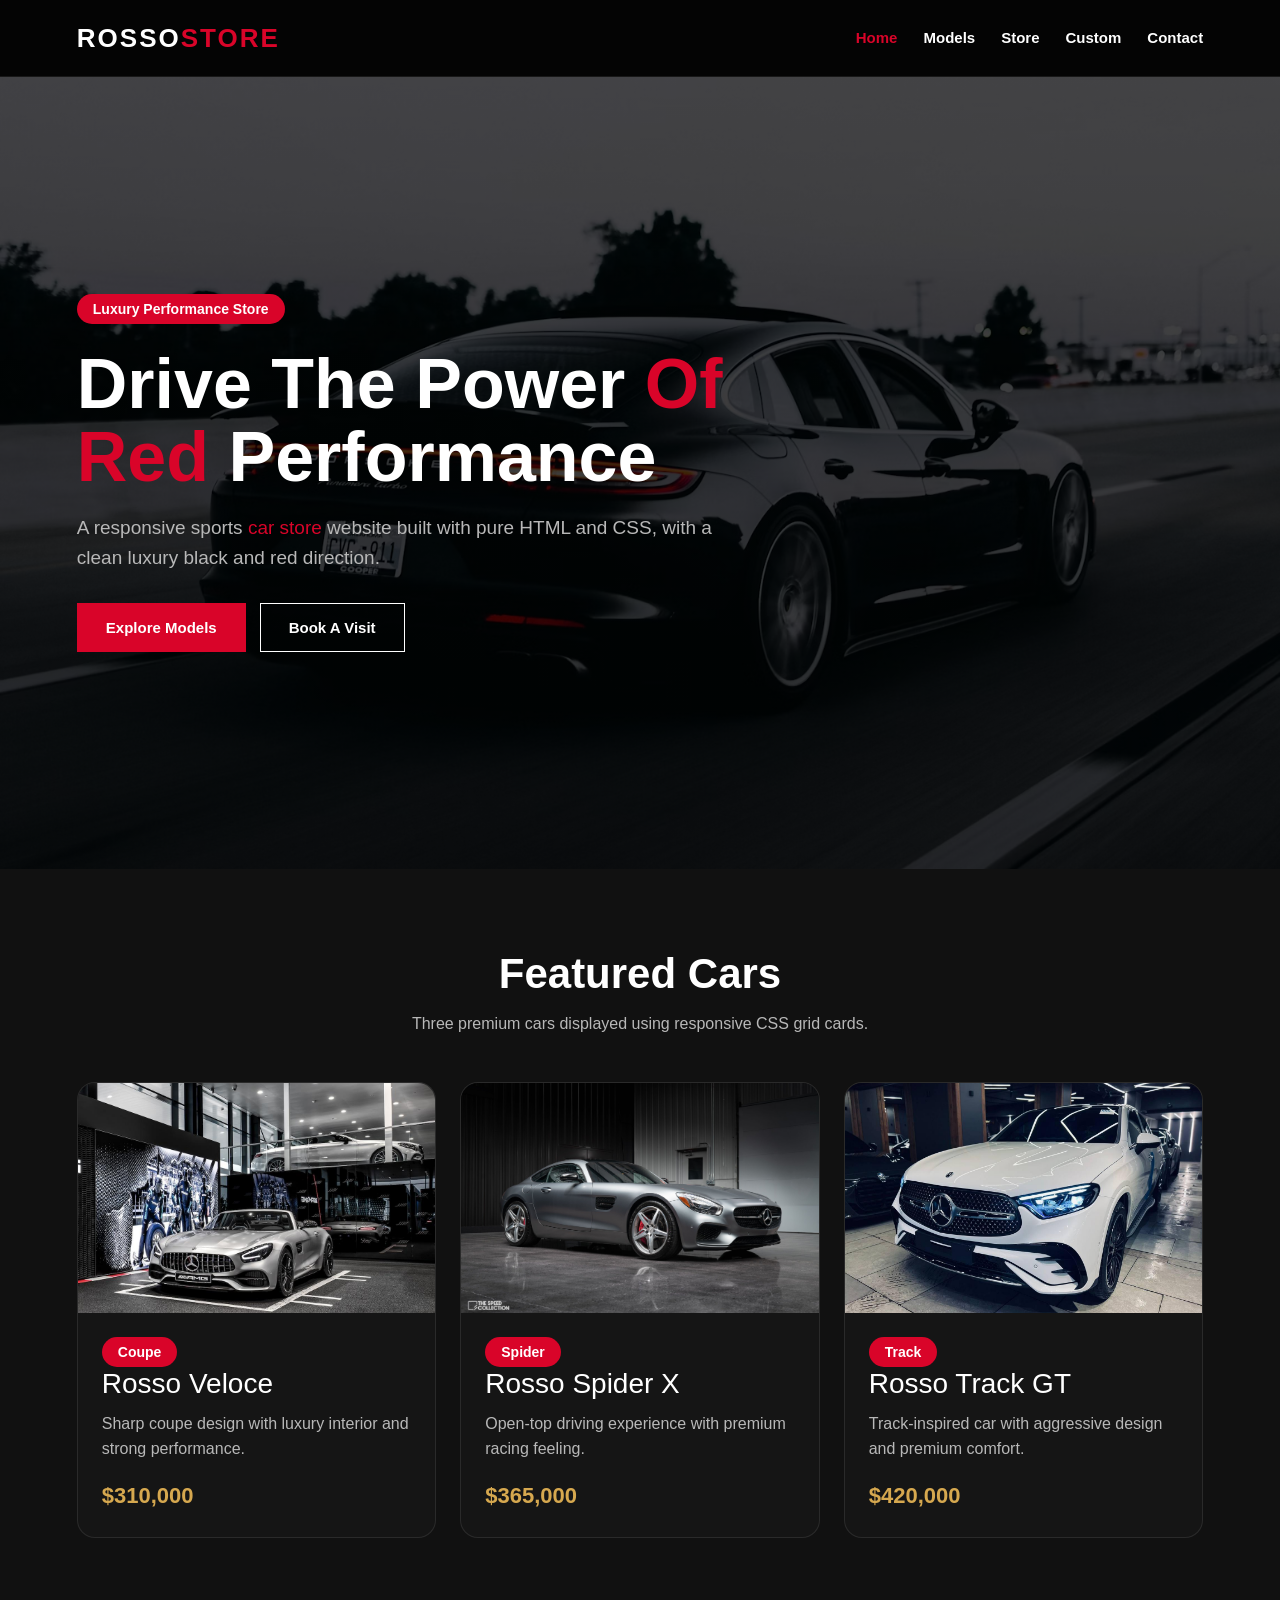
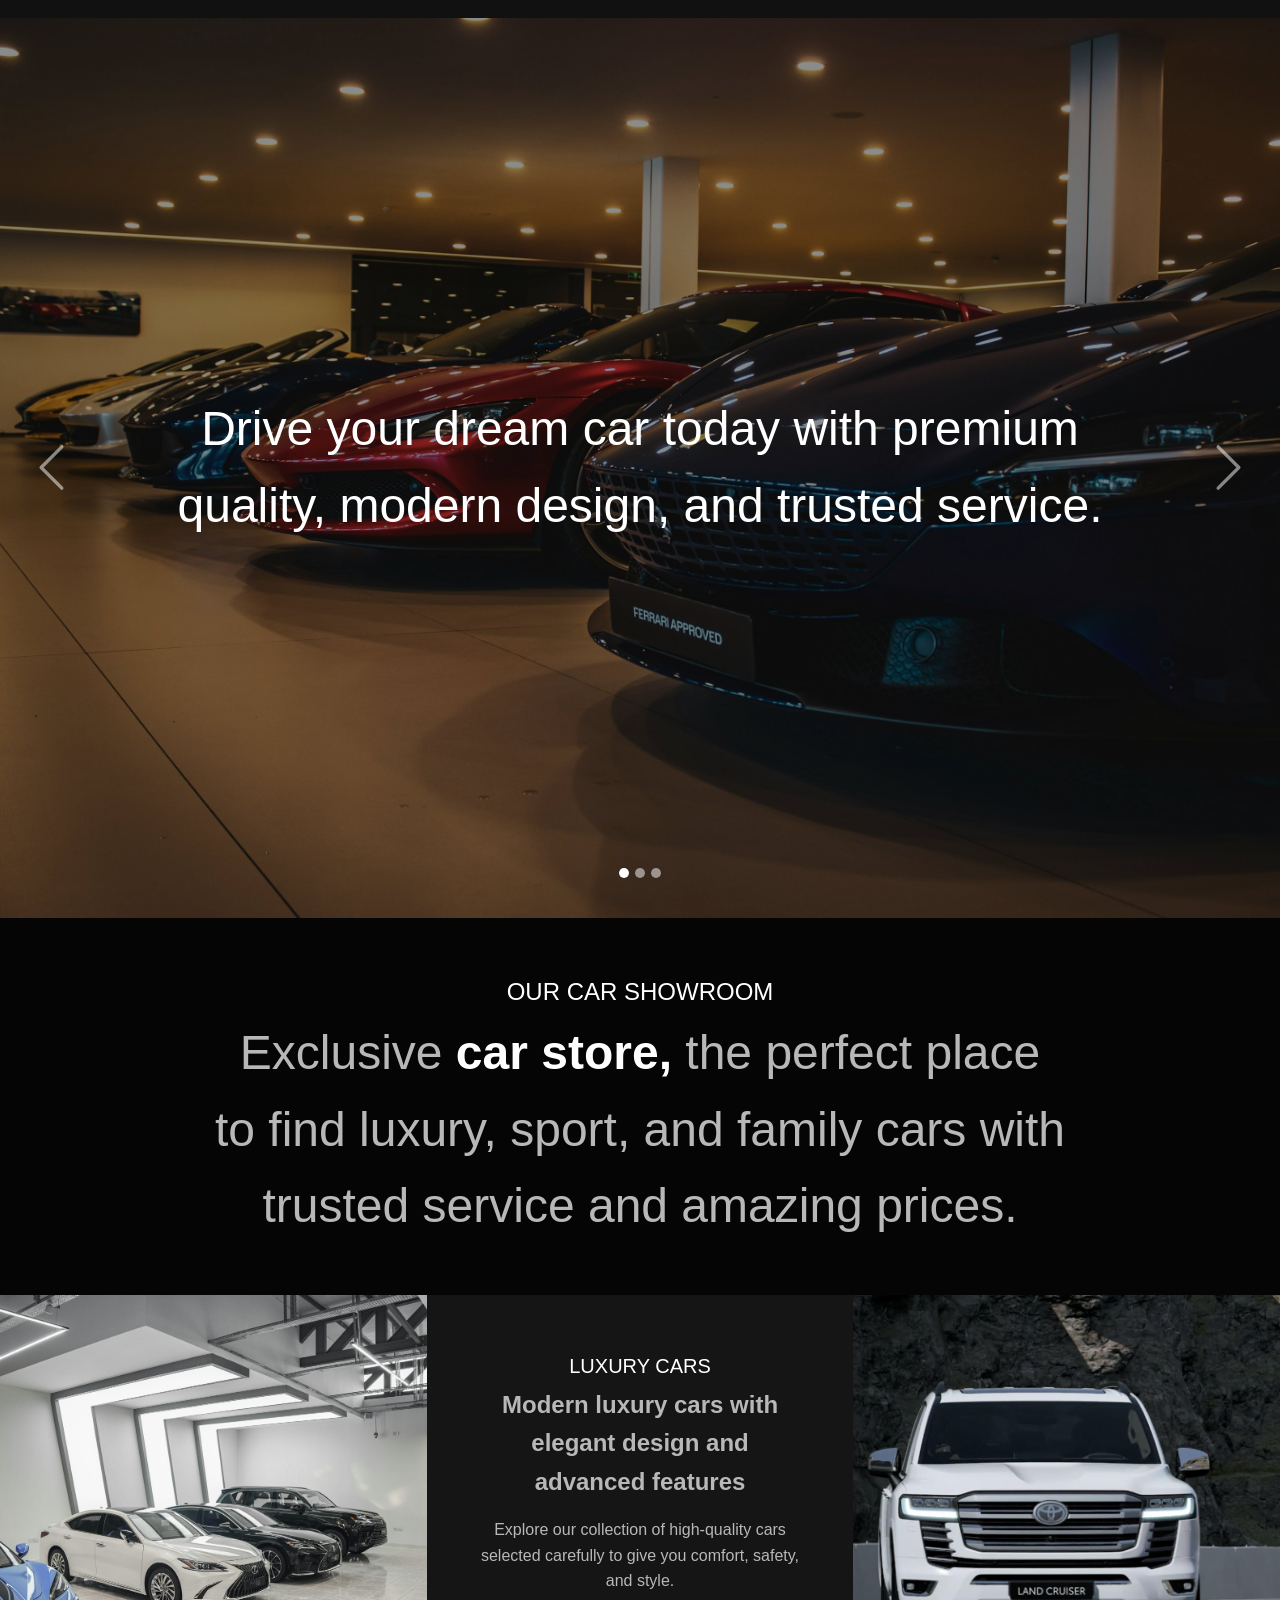
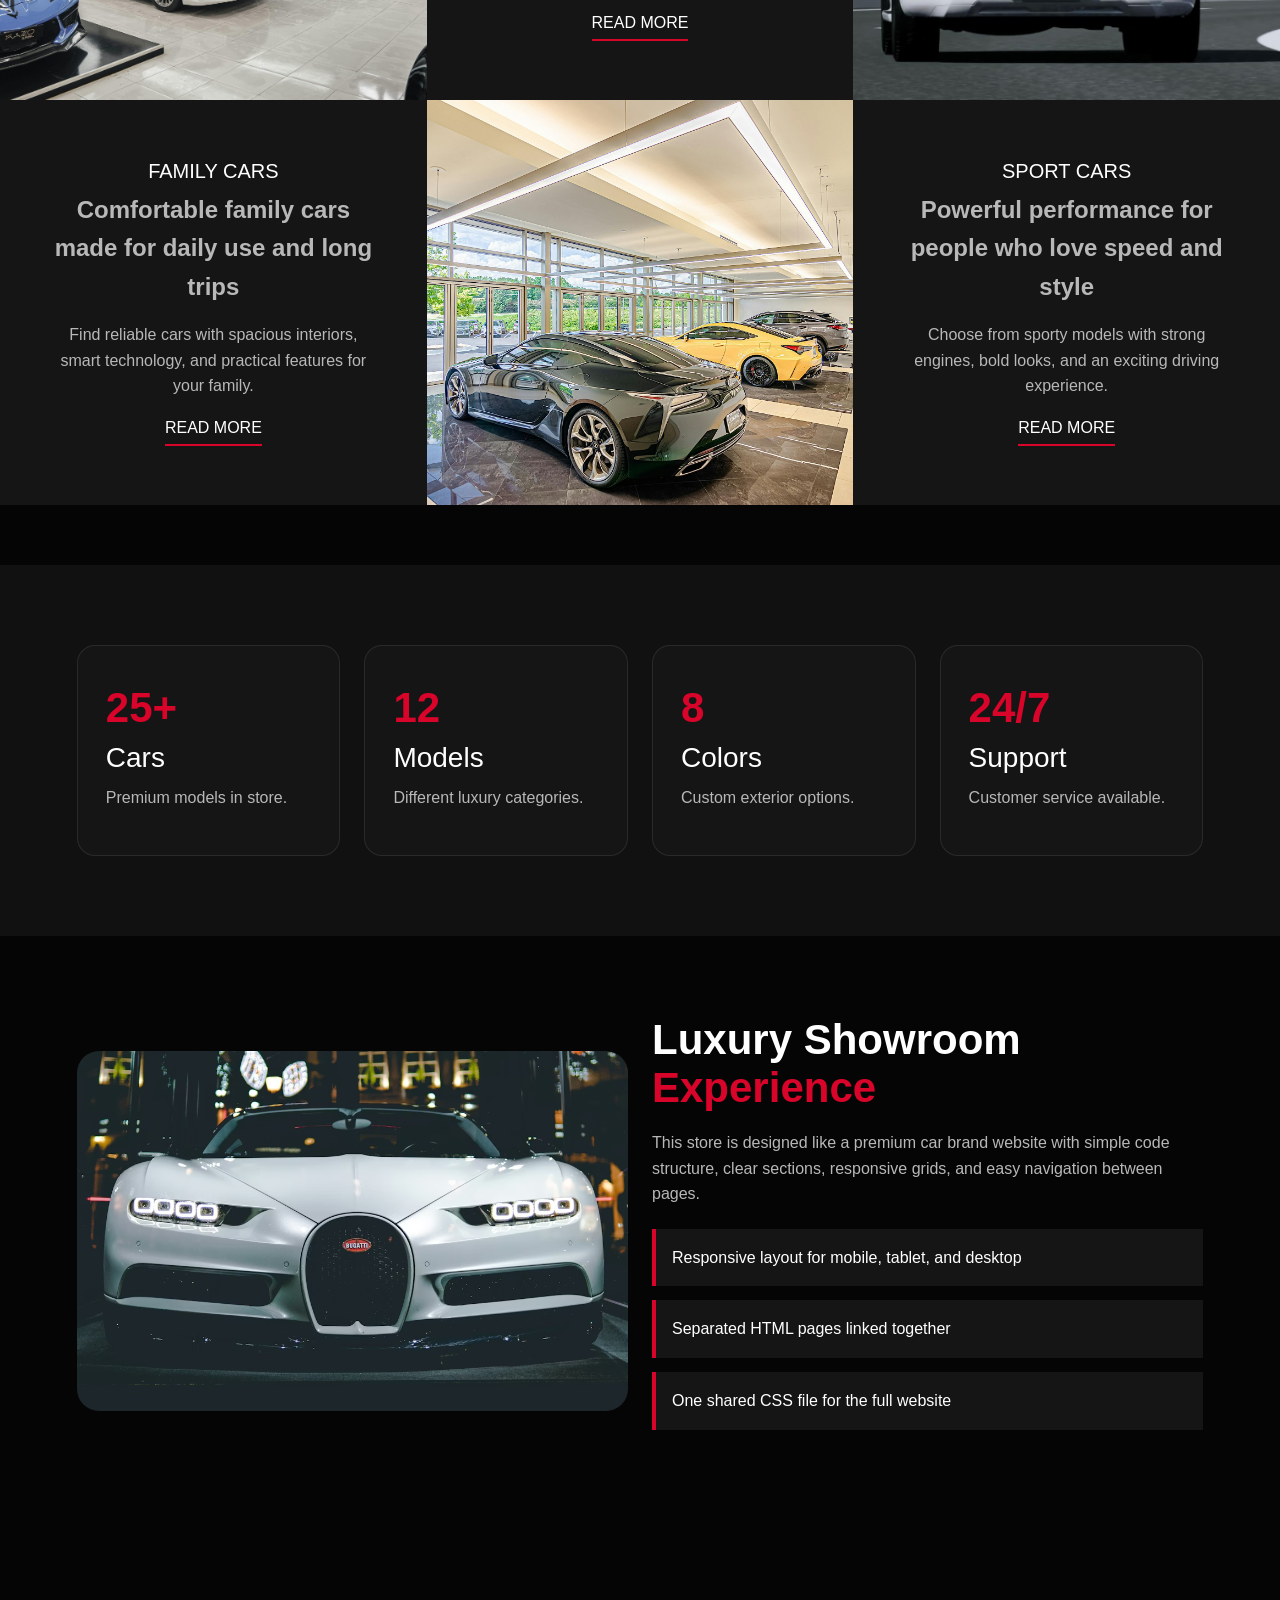
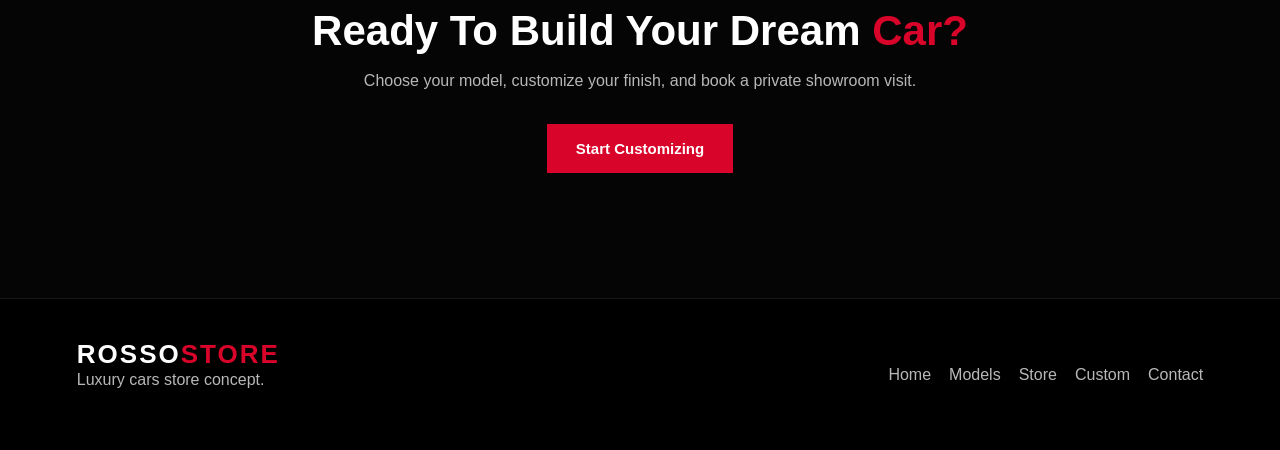
<file: index.html>
<!doctype html>
<html lang="en">
  <head>
    <meta charset="UTF-8" />
    <meta name="viewport" content="width=device-width, initial-scale=1.0" />
    <title>RossoStore | Home</title>
    <!-- bootstrap V-5.3.8 -->
    <link
      href="https://cdn.jsdelivr.net/npm/bootstrap@5.3.8/dist/css/bootstrap.min.css"
      rel="stylesheet"
      integrity="sha384-sRIl4kxILFvY47J16cr9ZwB07vP4J8+LH7qKQnuqkuIAvNWLzeN8tE5YBujZqJLB"
      crossorigin="anonymous"
    />
    <link rel="stylesheet" href="./style.css" />
  </head>
  <body>
    <!-- Navbar -->
    <nav class="header-nav">
      <div class="container">
        <div class="logo">ROSSO<span>STORE</span></div>
        <ul>
          <li>
            <a class="active" href="index.html">Home</a>
          </li>
          <li>
            <a href="models.html">Models</a>
          </li>
          <li>
            <a href="store.html">Store</a>
          </li>
          <li>
            <a href="custom.html">Custom</a>
          </li>
          <li>
            <a href="contact.html">Contact</a>
          </li>
        </ul>
      </div>
    </nav>

    <!-- Hero Section -->
    <section class="hero">
      <div class="container">
        <div class="hero-content">
          <span class="badge">Luxury Performance Store</span>
          <h1>Drive The Power <span>Of Red</span> Performance</h1>
          <p>
            A responsive sports <span>car store </span>website built with pure HTML and CSS,
            with a clean luxury black and red direction.
          </p>
          <div class="buttons">
            <a class="btn" href="models.html">Explore Models</a>
            <a class="btn btn-outline" href="contact.html">Book A Visit</a>
          </div>
        </div>
      </div>
    </section>

    <!-- Featured Cars Section -->
    <section class="section dark">
      <div class="container">
        <div class="section-head">
          <h2>Featured Cars</h2>
          <p>Three premium cars displayed using responsive CSS grid cards.</p>
        </div>
        <div class="grid-3">
          <div class="car-card">
            <img
              src="./images/mercedes-1.jpg"
              alt="Red sport car"
            />
            <div class="card-content">
              <span class="badge">Coupe</span>
              <h3>Rosso Veloce</h3>
              <p>Sharp coupe design with luxury interior and strong performance.</p>
              <div class="price">$310,000</div>
            </div>
          </div>
          <div class="car-card">
            <img
              src="./images/mercedes-2.jpg"
              alt="Sport car"
            />
            <div class="card-content">
              <span class="badge">Spider</span>
              <h3>Rosso Spider X</h3>
              <p>Open-top driving experience with premium racing feeling.</p>
              <div class="price">$365,000</div>
            </div>
          </div>
          <div class="car-card">
            <img
              src="./images/mercedes-3.jpg"
              alt="Luxury car"
            />
            <div class="card-content">
              <span class="badge">Track</span>
              <h3>Rosso Track GT</h3>
              <p>Track-inspired car with aggressive design and premium comfort.</p>
              <div class="price">$420,000</div>
            </div>
          </div>
        </div>
      </div>
    </section>

    <!-- cars-store-section -->
    <section class="cars-store-section">
  <section class="cars-slider-section">
    <div id="carsStoreCarousel" class="carousel slide cars-slider" data-bs-ride="carousel">
      <div class="carousel-indicators">
        <button
          type="button"
          data-bs-target="#carsStoreCarousel"
          data-bs-slide-to="0"
          class="active rounded-circle"
          aria-current="true"
          aria-label="Slide 1"
        ></button>

        <button
          type="button"
          data-bs-target="#carsStoreCarousel"
          data-bs-slide-to="1"
          class="rounded-circle"
          aria-label="Slide 2"
        ></button>

        <button
          type="button"
          data-bs-target="#carsStoreCarousel"
          data-bs-slide-to="2"
          class="rounded-circle"
          aria-label="Slide 3"
        ></button>
      </div>

      <div class="carousel-inner">
        <div class="carousel-item active cars-slider-item">
          <img src="./images/slider-1.jpg" class="d-block w-100" alt="luxury car" />

          <div class="cars-slider-layer"></div>

          <p class="cars-slider-text">
            Drive your dream car today with premium quality, modern design, and trusted service.
          </p>
        </div>

        <div class="carousel-item cars-slider-item">
          <img src="./images/slider-2.jpg" class="d-block w-100" alt="sport car" />

          <div class="cars-slider-layer"></div>

          <p class="cars-slider-text">
            Explore luxury, sport, and family cars with flexible prices and amazing offers.
          </p>
        </div>

        <div class="carousel-item cars-slider-item">
          <img src="./images/slider-3.jpg" class="d-block w-100" alt="modern car" />

          <div class="cars-slider-layer"></div>

          <p class="cars-slider-text">
            Find the perfect car for your lifestyle with a smooth and reliable buying experience.
          </p>
        </div>
      </div>

      <button
        class="carousel-control-prev"
        type="button"
        data-bs-target="#carsStoreCarousel"
        data-bs-slide="prev"
      >
        <span class="carousel-control-prev-icon" aria-hidden="true"></span>
        <span class="visually-hidden">Previous</span>
      </button>

      <button
        class="carousel-control-next"
        type="button"
        data-bs-target="#carsStoreCarousel"
        data-bs-slide="next"
      >
        <span class="carousel-control-next-icon" aria-hidden="true"></span>
        <span class="visually-hidden">Next</span>
      </button>
    </div>
  </section>

  <!-- cars-gallery-section text-center -->
  <section class="cars-gallery-section text-center">
    <h2 class="fw-light text-uppercase fs-4">our car showroom</h2>

    <p class="cars-gallery-main-text lead">
      Exclusive <span class="fw-bold">car store,</span> the perfect place to find luxury,
      sport, and family cars with trusted service and amazing prices.
    </p>

    <div class="cars-gallery d-flex flex-wrap flex-row-reverse">
      <img class="cars-gallery-img" src="./images/car-slider-1.jpg" alt="luxury car" />

      <div class="cars-gallery-content d-flex flex-column align-items-center justify-content-center">
        <h3 class="fw-light text-uppercase fs-5">luxury cars</h3>

        <p class="fw-bold fs-4">
          Modern luxury cars with elegant design and advanced features
        </p>

        <p>
          Explore our collection of high-quality cars selected carefully to give you comfort,
          safety, and style.
        </p>

        <a class="text-black text-decoration-none text-uppercase" href="#">
          Read More
        </a>
      </div>

      <img class="cars-gallery-img" src="./images/car-slider-2.jpeg" alt="sport car" />

      <div class="cars-gallery-content d-flex flex-column align-items-center justify-content-center">
        <h3 class="fw-light text-uppercase fs-5">sport cars</h3>

        <p class="fw-bold fs-4">
          Powerful performance for people who love speed and style
        </p>

        <p>
          Choose from sporty models with strong engines, bold looks, and an exciting
          driving experience.
        </p>

        <a class="text-black text-decoration-none text-uppercase" href="#">
          Read More
        </a>
      </div>

      <img class="cars-gallery-img" src="./images/car-slider-3.jpeg" alt="family car" />

      <div class="cars-gallery-content d-flex flex-column align-items-center justify-content-center">
        <h3 class="fw-light text-uppercase fs-5">family cars</h3>

        <p class="fw-bold fs-4">
          Comfortable family cars made for daily use and long trips
        </p>

        <p>
          Find reliable cars with spacious interiors, smart technology, and practical
          features for your family.
        </p>

        <a class="text-black text-decoration-none text-uppercase" href="#">
          Read More
        </a>
      </div>
    </div>
  </section>
</section> 
    <!-- Statistics Section -->
    <section class="section dark">
      <div class="container">
        <div class="grid-4">
          <div class="card info-card">
            <div class="stat-number">25+</div>
            <h3>Cars</h3>
            <p>Premium models in store.</p>
          </div>
          <div class="card info-card">
            <div class="stat-number">12</div>
            <h3>Models</h3>
            <p>Different luxury categories.</p>
          </div>
          <div class="card info-card">
            <div class="stat-number">8</div>
            <h3>Colors</h3>
            <p>Custom exterior options.</p>
          </div>
          <div class="card info-card">
            <div class="stat-number">24/7</div>
            <h3>Support</h3>
            <p>Customer service available.</p>
          </div>
        </div>
      </div>
    </section>

    
 
    
    <!-- Showroom Section -->
    <section class="section">
      <div class="container grid-2">
        <div class="image-box">
          <img
            src="./images/bugatii.avif"
            alt="Car showroom"
          />
        </div>
        <div class="text-box">
          <h2>Luxury Showroom <span>Experience</span></h2>
          <p>
            This store is designed like a premium car brand website with simple
            code structure, clear sections, responsive grids, and easy navigation
            between pages.
          </p>
          <ul class="feature-list">
            <li>Responsive layout for mobile, tablet, and desktop</li>
            <li>Separated HTML pages linked together</li>
            <li>One shared CSS file for the full website</li>
          </ul>
        </div>
      </div>
    </section>

    <!-- Call To Action Section -->
    <section class="section">
      <div class="container">
        <div class="section-head">
          <h2>Ready To Build Your Dream <span>Car?</span></h2>
          <p>
            Choose your model, customize your finish, and book a private showroom visit.
          </p>
          <div class="buttons center">
            <a class="btn" href="custom.html">Start Customizing</a>
          </div>
        </div>
      </div>
    </section>

    <!-- Footer -->
    <footer class="footer">
      <div class="container">
        <div>
          <h3 class="logo">ROSSO<span>STORE</span></h3>
          <p class="footer-text">Luxury cars store concept.</p>
        </div>
        <div class="footer-links">
          <a href="index.html">Home</a>
          <a href="models.html">Models</a>
          <a href="store.html">Store</a>
          <a href="custom.html">Custom</a>
          <a href="contact.html">Contact</a>
        </div>
      </div>
    </footer>
     <script
      src="https://cdn.jsdelivr.net/npm/bootstrap@5.3.8/dist/js/bootstrap.bundle.min.js"
      integrity="sha384-FKyoEForCGlyvwx9Hj09JcYn3nv7wiPVlz7YYwJrWVcXK/BmnVDxM+D2scQbITxI"
      crossorigin="anonymous"
    ></script>
  </body>
</html>
</file>
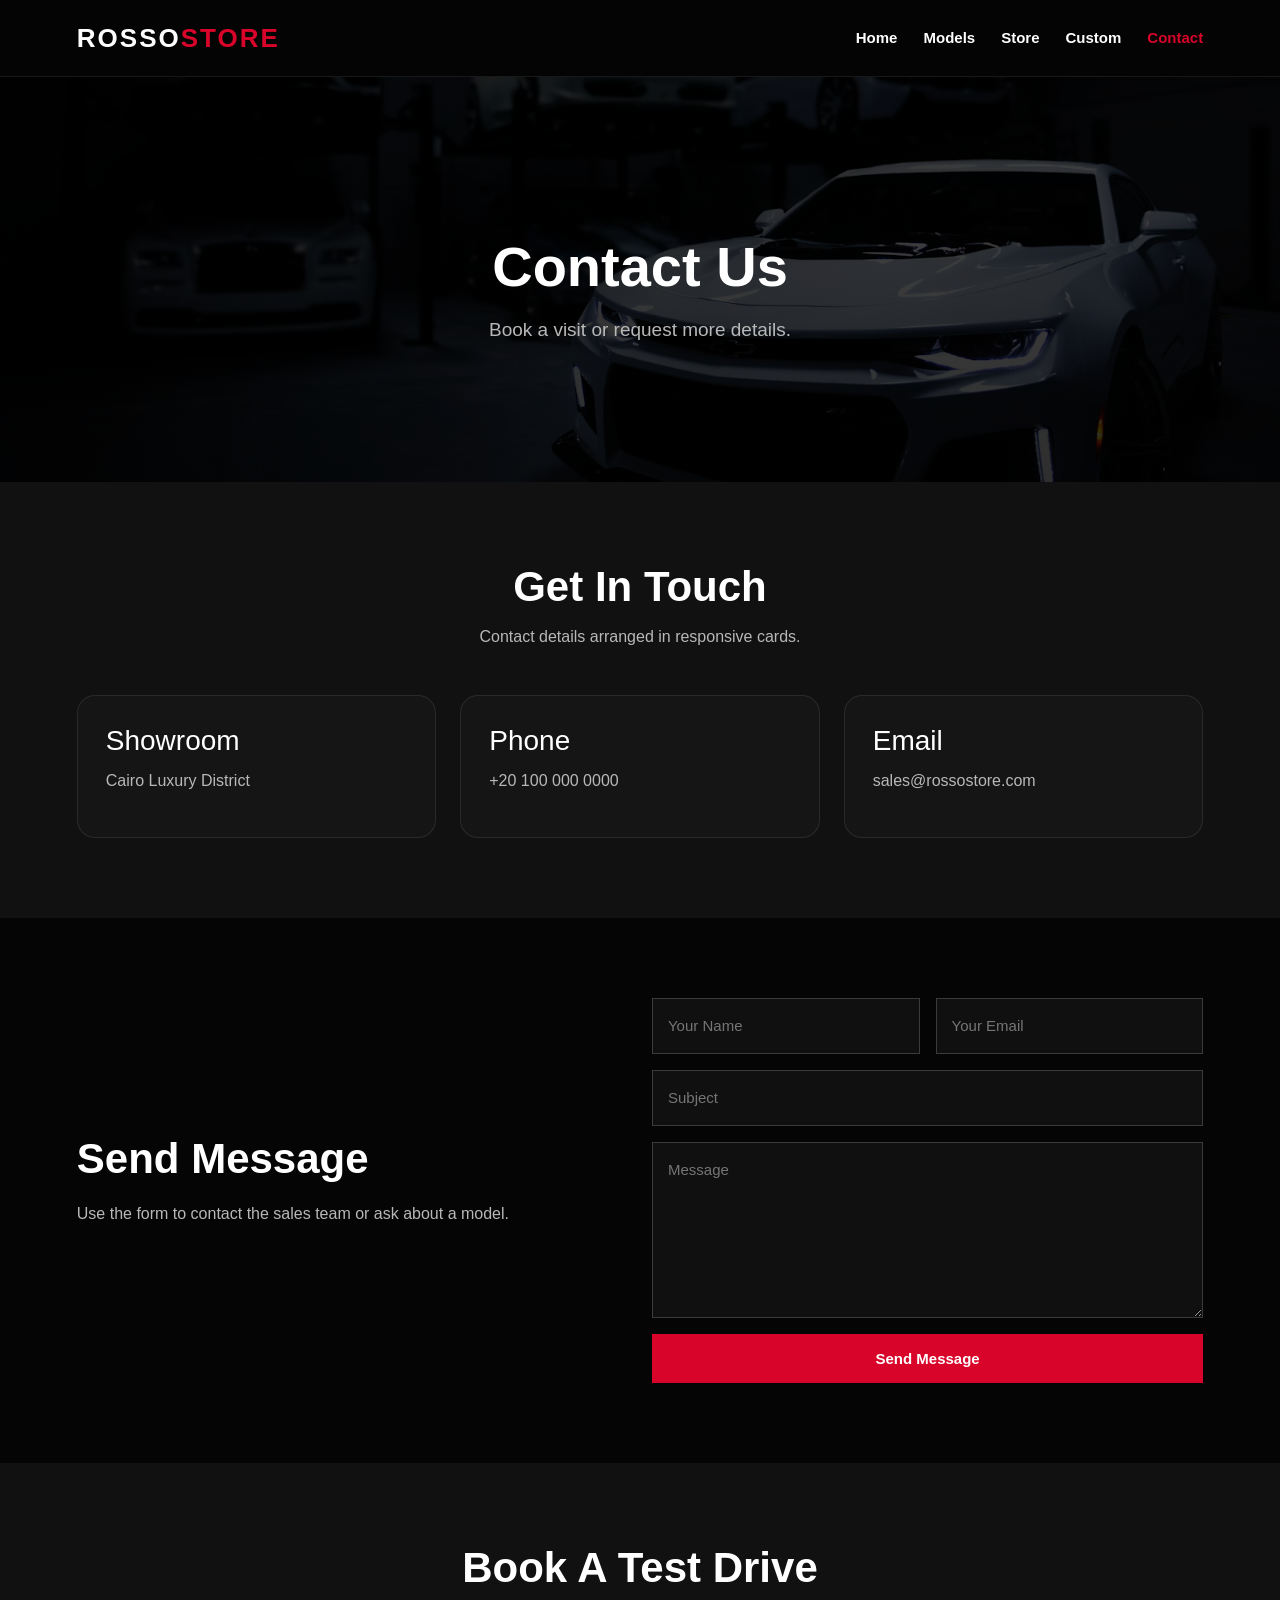
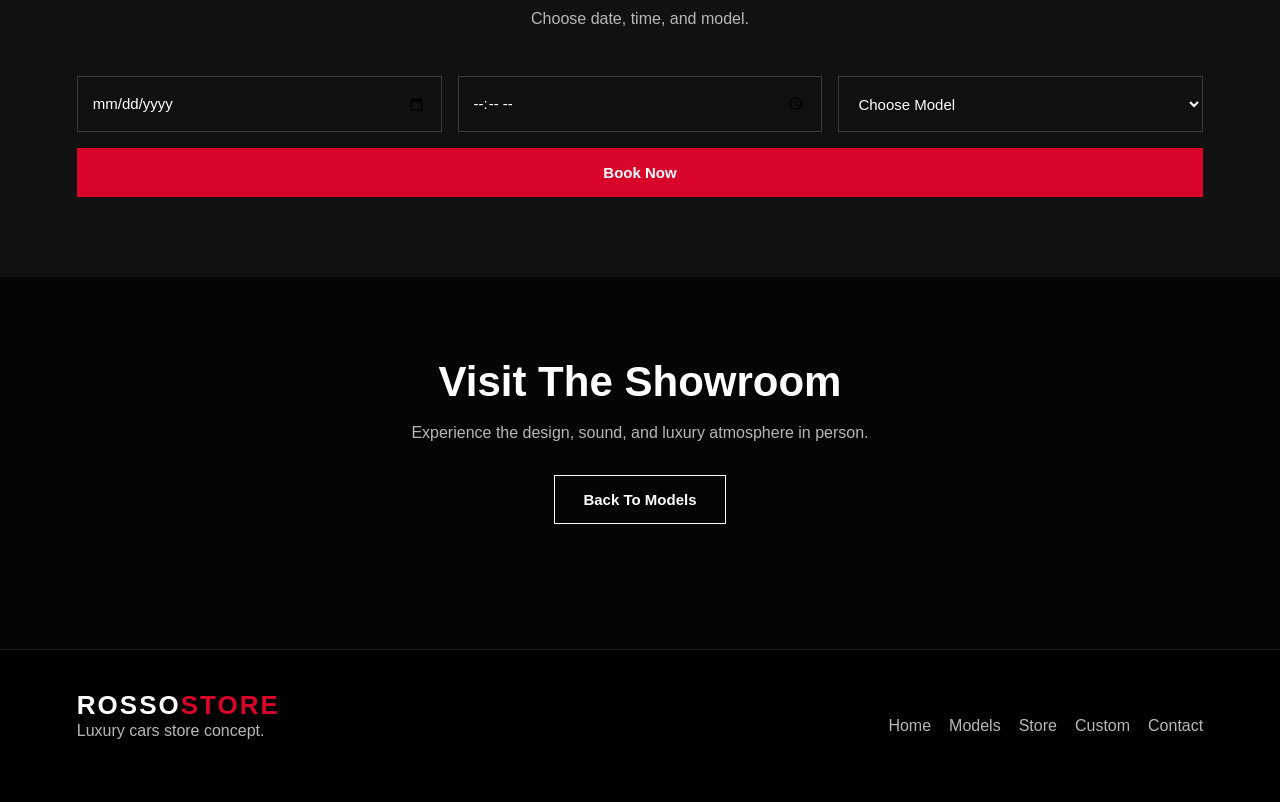
<file: contact.html>
<!doctype html>
<html lang="en">
  <head>
    <meta charset="UTF-8" />
    <meta name="viewport" content="width=device-width, initial-scale=1.0" />
    <title>RossoStore | Contact</title>
    <!-- bootstrap V-5.3.8 -->
    <link
      href="https://cdn.jsdelivr.net/npm/bootstrap@5.3.8/dist/css/bootstrap.min.css"
      rel="stylesheet"
      integrity="sha384-sRIl4kxILFvY47J16cr9ZwB07vP4J8+LH7qKQnuqkuIAvNWLzeN8tE5YBujZqJLB"
      crossorigin="anonymous"
    />
    <link rel="stylesheet" href="./style.css" />
  </head>
  <body>
    <!-- Navbar -->
    <nav class="header-nav">
      <div class="container">
        <div class="logo">ROSSO<span>STORE</span></div>
        <ul>
          <li>
            <a href="index.html">Home</a>
          </li>
          <li>
            <a href="models.html">Models</a>
          </li>
          <li>
            <a href="store.html">Store</a>
          </li>
          <li>
            <a href="custom.html">Custom</a>
          </li>
          <li>
            <a class="active" href="contact.html">Contact</a>
          </li>
        </ul>
      </div>
    </nav>

    <!-- Page Hero Section -->
    <section class="page-hero">
      <div class="container">
        <h1>Contact Us</h1>
        <p>Book a visit or request more details.</p>
      </div>
    </section>

    <!-- Contact Info Section -->
    <section class="section dark">
      <div class="container">
        <div class="section-head">
          <h2>Get In Touch</h2>
          <p>Contact details arranged in responsive cards.</p>
        </div>
        <div class="grid-3">
          <div class="card info-card">
            <h3>Showroom</h3>
            <p>Cairo Luxury District</p>
          </div>
          <div class="card info-card">
            <h3>Phone</h3>
            <p>+20 100 000 0000</p>
          </div>
          <div class="card info-card">
            <h3>Email</h3>
            <p>sales@rossostore.com</p>
          </div>
        </div>
      </div>
    </section>

    <!-- Message Section -->
    <section class="section">
      <div class="container grid-2">
        <div class="text-box">
          <h2>Send Message</h2>
          <p>Use the form to contact the sales team or ask about a model.</p>
        </div>
        <form class="form-2">
          <input type="text" placeholder="Your Name" />
          <input type="email" placeholder="Your Email" />
          <input class="full" type="text" placeholder="Subject" />
          <textarea rows="6" placeholder="Message"></textarea>
          <button class="btn full" type="submit">Send Message</button>
        </form>
      </div>
    </section>

    <!-- Test Drive Section -->
    <section class="section dark">
      <div class="container">
        <div class="section-head">
          <h2>Book A Test Drive</h2>
          <p>Choose date, time, and model.</p>
        </div>
        <form class="form-3">
          <input type="date" />
          <input type="time" />
          <select>
            <option>Choose Model</option>
            <option>Veloce R</option>
            <option>Strada S</option>
            <option>Pista GT</option>
          </select>
          <button class="btn full" type="submit">Book Now</button>
        </form>
      </div>
    </section>

    <!-- Showroom Section -->
    <section class="section">
      <div class="container">
        <div class="section-head">
          <h2>Visit The Showroom</h2>
          <p>Experience the design, sound, and luxury atmosphere in person.</p>
          <div class="buttons center">
            <a class="btn btn-outline" href="models.html">Back To Models</a>
          </div>
        </div>
      </div>
    </section>

    <!-- Footer -->
    <footer class="footer">
      <div class="container">
        <div>
          <h3 class="logo">ROSSO<span>STORE</span></h3>
          <p class="footer-text">Luxury cars store concept.</p>
        </div>
        <div class="footer-links">
          <a href="index.html">Home</a>
          <a href="models.html">Models</a>
          <a href="store.html">Store</a>
          <a href="custom.html">Custom</a>
          <a href="contact.html">Contact</a>
        </div>
      </div>
    </footer>
  </body>
</html>
</file>
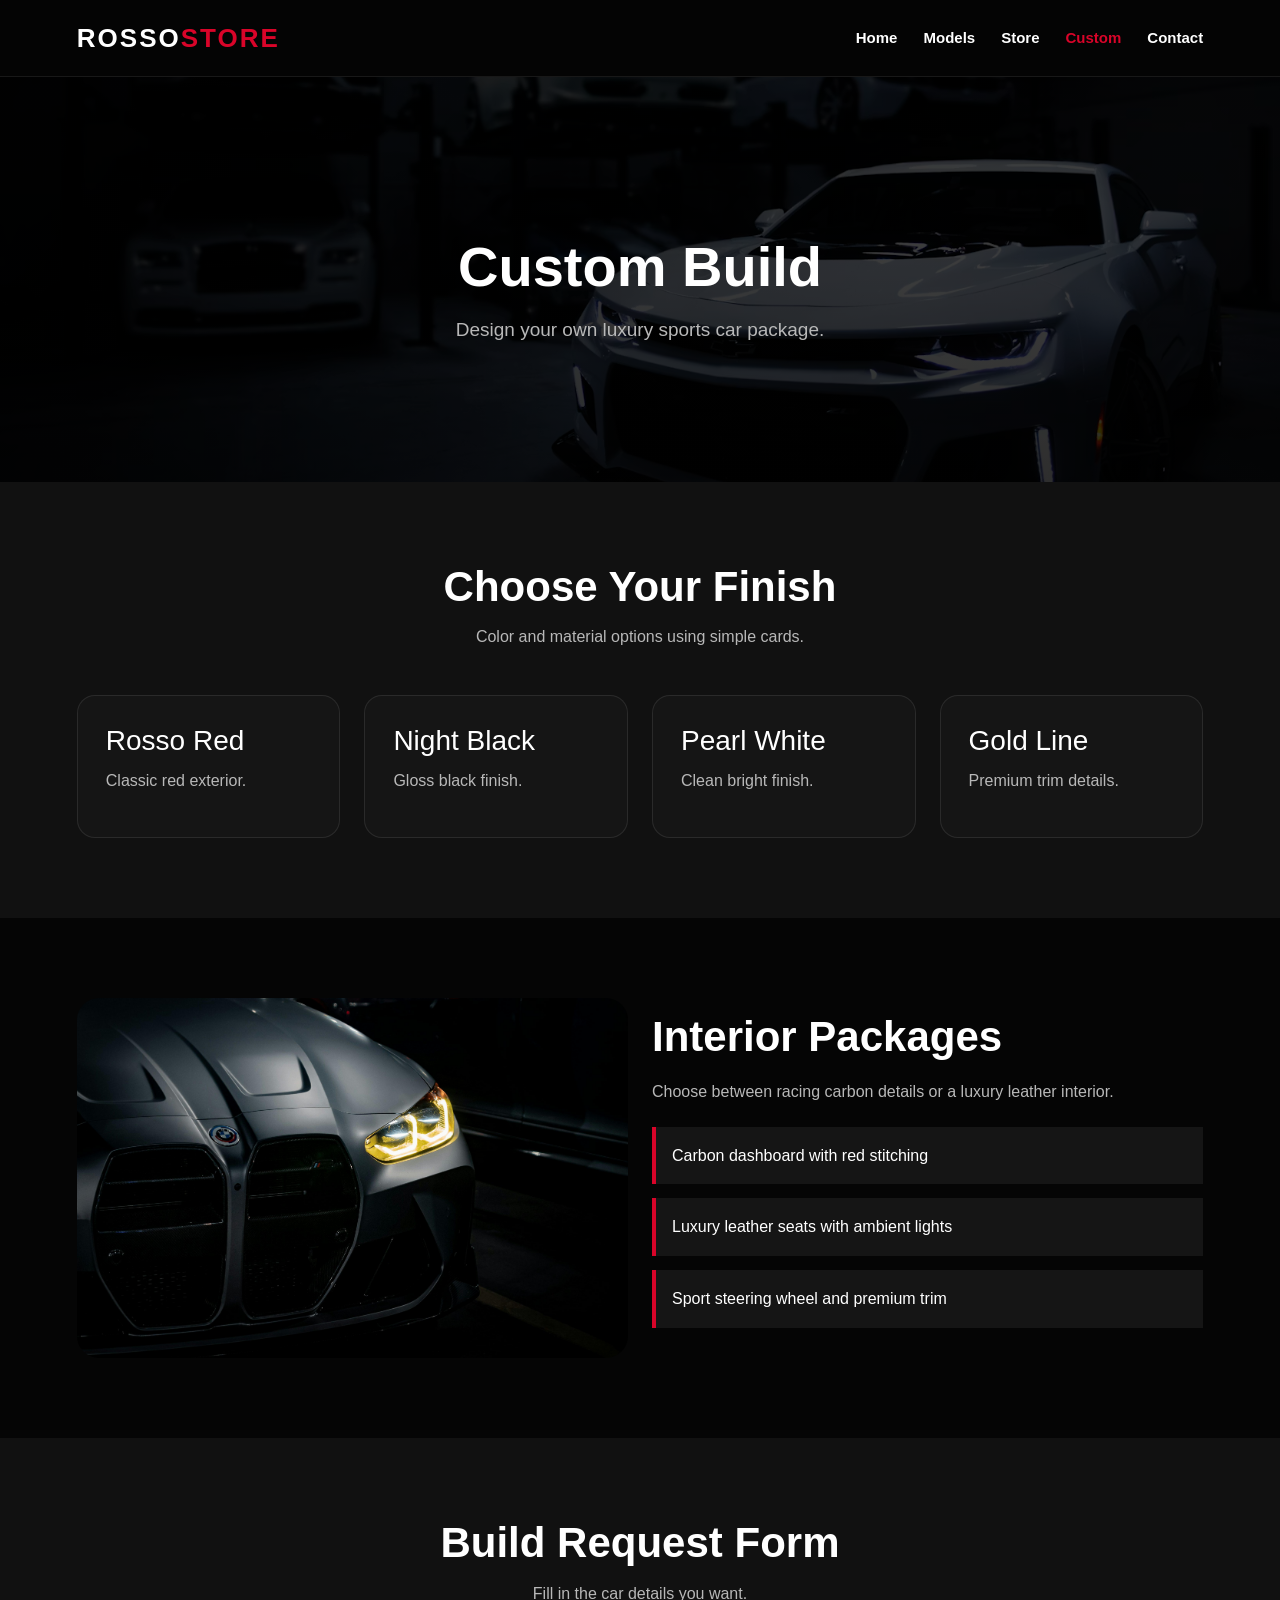
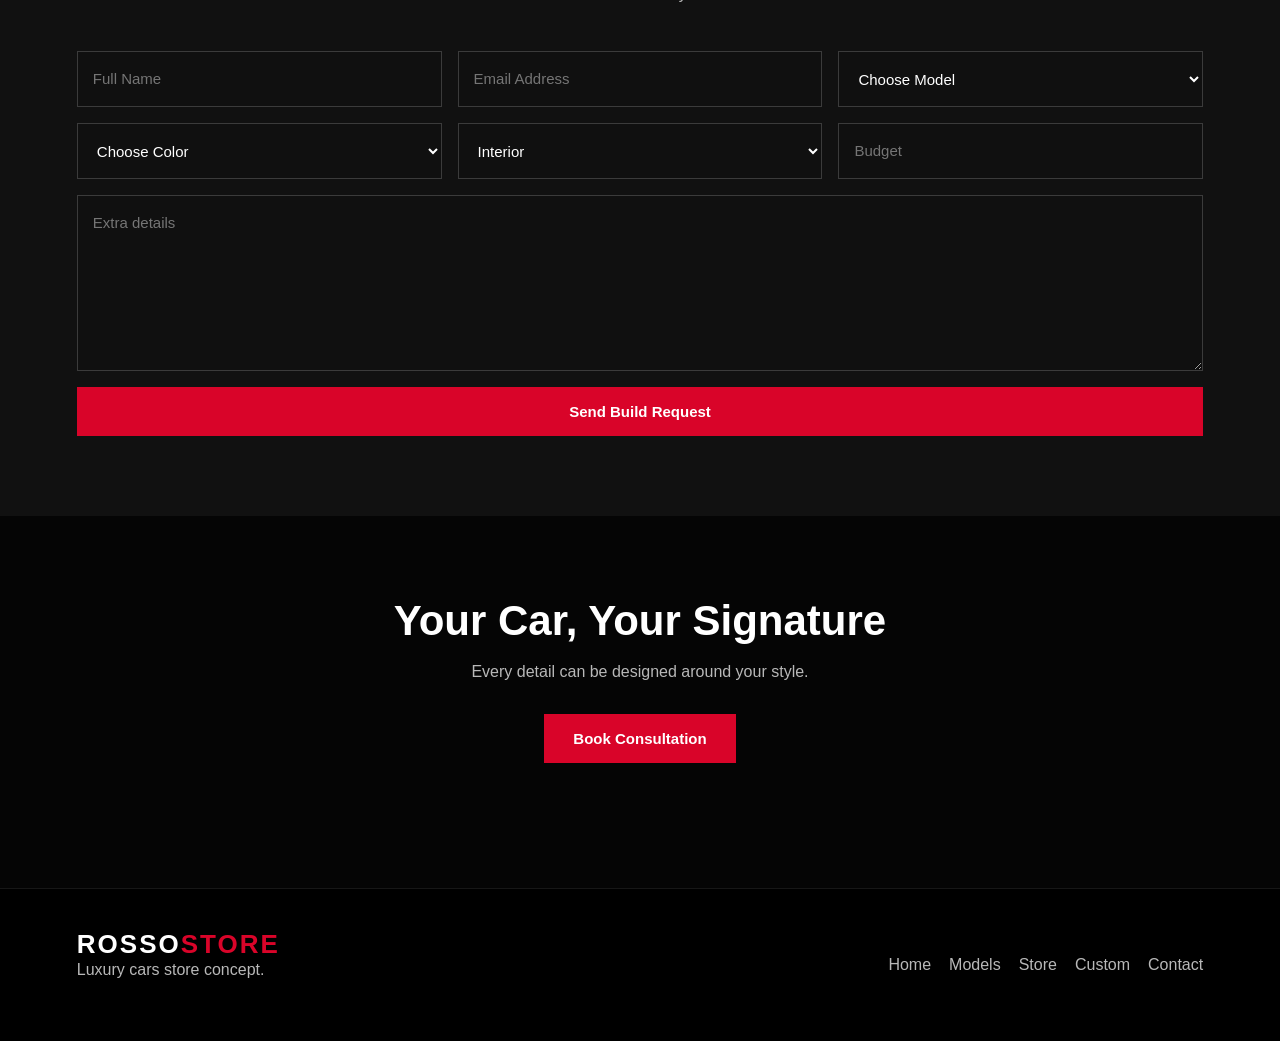
<file: custom.html>
<!doctype html>
<html lang="en">
  <head>
    <meta charset="UTF-8" />
    <meta name="viewport" content="width=device-width, initial-scale=1.0" />
    <title>RossoStore | Custom</title>
    <!-- bootstrap V-5.3.8 -->
    <link
      href="https://cdn.jsdelivr.net/npm/bootstrap@5.3.8/dist/css/bootstrap.min.css"
      rel="stylesheet"
      integrity="sha384-sRIl4kxILFvY47J16cr9ZwB07vP4J8+LH7qKQnuqkuIAvNWLzeN8tE5YBujZqJLB"
      crossorigin="anonymous"
    />
    <link rel="stylesheet" href="./style.css" />
  </head>
  <body>
    <!-- Navbar -->
    <nav class="header-nav">
      <div class="container">
        <div class="logo">ROSSO<span>STORE</span></div>
        <ul>
          <li>
            <a href="index.html">Home</a>
          </li>
          <li>
            <a href="models.html">Models</a>
          </li>
          <li>
            <a href="store.html">Store</a>
          </li>
          <li>
            <a class="active" href="custom.html">Custom</a>
          </li>
          <li>
            <a href="contact.html">Contact</a>
          </li>
        </ul>
      </div>
    </nav>

    <!-- Page Hero Section -->
    <section class="page-hero">
      <div class="container">
        <h1>Custom Build</h1>
        <p>Design your own luxury sports car package.</p>
      </div>
    </section>

    <!-- Finish Section -->
    <section class="section dark">
      <div class="container">
        <div class="section-head">
          <h2>Choose Your Finish</h2>
          <p>Color and material options using simple cards.</p>
        </div>
        <div class="grid-4">
          <div class="card info-card">
            <h3>Rosso Red</h3>
            <p>Classic red exterior.</p>
          </div>
          <div class="card info-card">
            <h3>Night Black</h3>
            <p>Gloss black finish.</p>
          </div>
          <div class="card info-card">
            <h3>Pearl White</h3>
            <p>Clean bright finish.</p>
          </div>
          <div class="card info-card">
            <h3>Gold Line</h3>
            <p>Premium trim details.</p>
          </div>
        </div>
      </div>
    </section>

    <!-- Interior Section -->
    <section class="section">
      <div class="container grid-2">
        <div class="image-box">
          <img
            src="./images/bmw2.jpg"
            alt="Car interior"
          />
        </div>
        <div class="text-box">
          <h2>Interior Packages</h2>
          <p>Choose between racing carbon details or a luxury leather interior.</p>
          <ul class="feature-list">
            <li>Carbon dashboard with red stitching</li>
            <li>Luxury leather seats with ambient lights</li>
            <li>Sport steering wheel and premium trim</li>
          </ul>
        </div>
      </div>
    </section>

    <!-- Build Request Section -->
    <section class="section dark">
      <div class="container">
        <div class="section-head">
          <h2>Build Request Form</h2>
          <p>Fill in the car details you want.</p>
        </div>
        <form class="form-3">
          <input type="text" placeholder="Full Name" />
          <input type="email" placeholder="Email Address" />
          <select>
            <option>Choose Model</option>
            <option>Veloce R</option>
            <option>Strada S</option>
            <option>Pista GT</option>
          </select>
          <select>
            <option>Choose Color</option>
            <option>Rosso Red</option>
            <option>Night Black</option>
            <option>Pearl White</option>
          </select>
          <select>
            <option>Interior</option>
            <option>Carbon Sport</option>
            <option>Luxury Leather</option>
          </select>
          <input type="text" placeholder="Budget" />
          <textarea rows="6" placeholder="Extra details"></textarea>
          <button class="btn full" type="submit">Send Build Request</button>
        </form>
      </div>
    </section>

    <!-- Call To Action Section -->
    <section class="section">
      <div class="container">
        <div class="section-head">
          <h2>Your Car, Your Signature</h2>
          <p>Every detail can be designed around your style.</p>
          <div class="buttons center">
            <a class="btn" href="contact.html">Book Consultation</a>
          </div>
        </div>
      </div>
    </section>

    <!-- Footer -->
    <footer class="footer">
      <div class="container">
        <div>
          <h3 class="logo">ROSSO<span>STORE</span></h3>
          <p class="footer-text">Luxury cars store concept.</p>
        </div>
        <div class="footer-links">
          <a href="index.html">Home</a>
          <a href="models.html">Models</a>
          <a href="store.html">Store</a>
          <a href="custom.html">Custom</a>
          <a href="contact.html">Contact</a>
        </div>
      </div>
    </footer>
  </body>
</html>
</file>
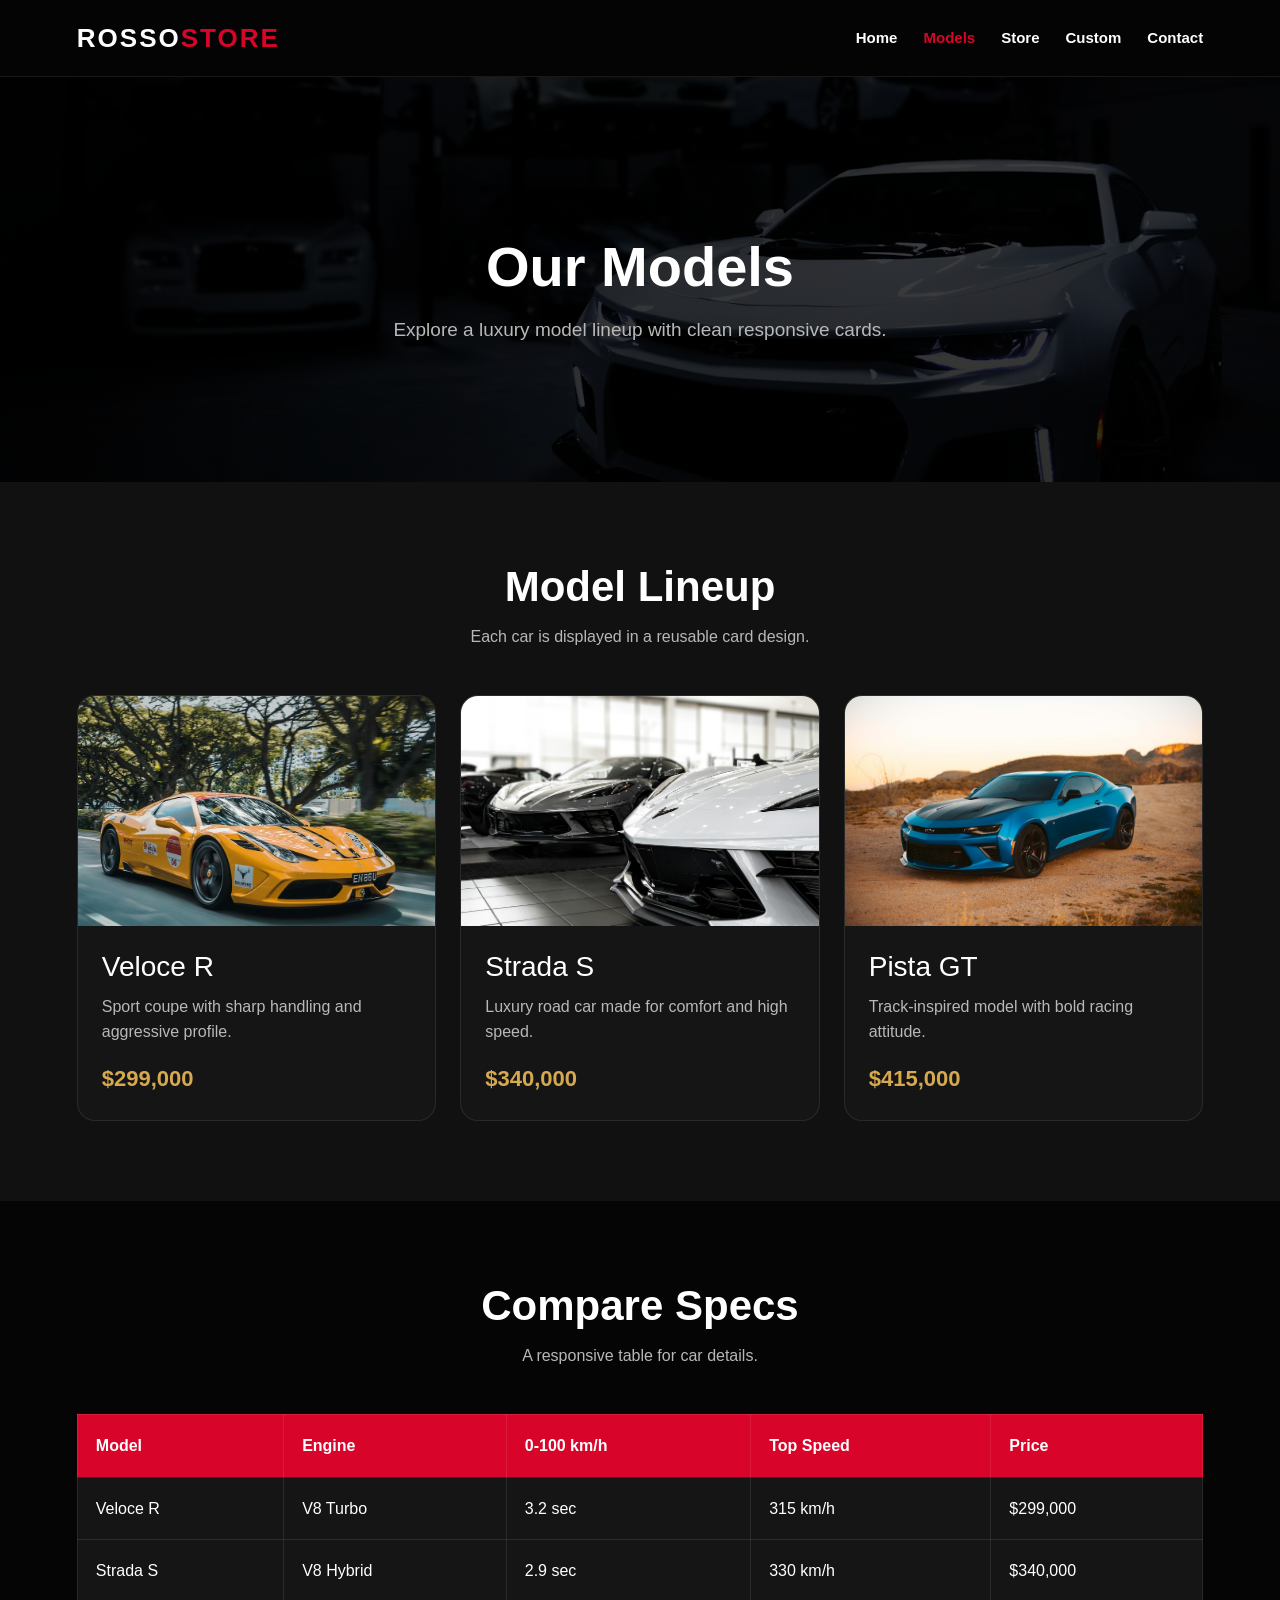
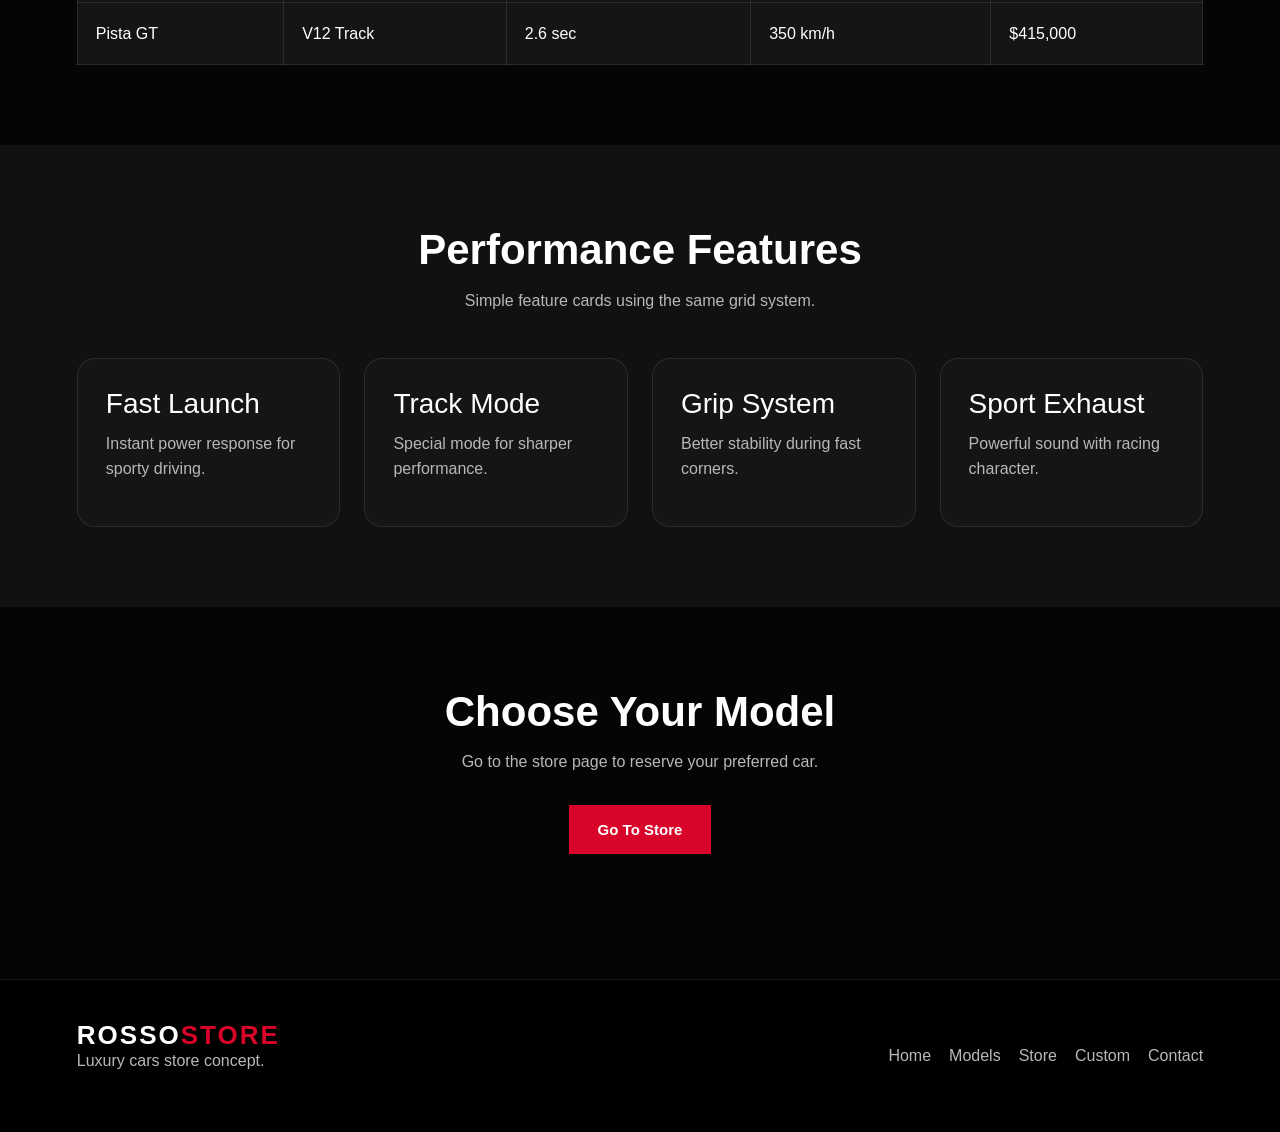
<file: models.html>
<!doctype html>
<html lang="en">
  <head>
    <meta charset="UTF-8" />
    <meta name="viewport" content="width=device-width, initial-scale=1.0" />
    <title>RossoStore | Models</title>
    <!-- bootstrap V-5.3.8 -->
    <link
      href="https://cdn.jsdelivr.net/npm/bootstrap@5.3.8/dist/css/bootstrap.min.css"
      rel="stylesheet"
      integrity="sha384-sRIl4kxILFvY47J16cr9ZwB07vP4J8+LH7qKQnuqkuIAvNWLzeN8tE5YBujZqJLB"
      crossorigin="anonymous"
    />
    <link rel="stylesheet" href="./style.css" />
  </head>
  <body>
    <!-- Navbar -->
    <nav class="header-nav">
      <div class="container">
        <div class="logo">ROSSO<span>STORE</span></div>
        <ul>
          <li>
            <a href="index.html">Home</a>
          </li>
          <li>
            <a class="active" href="models.html">Models</a>
          </li>
          <li>
            <a href="store.html">Store</a>
          </li>
          <li>
            <a href="custom.html">Custom</a>
          </li>
          <li>
            <a href="contact.html">Contact</a>
          </li>
        </ul>
      </div>
    </nav>

    <!-- Page Hero Section -->
    <section class="page-hero">
      <div class="container">
        <h1>Our Models</h1>
        <p>Explore a luxury model lineup with clean responsive cards.</p>
      </div>
    </section>

    <!-- Model Lineup Section -->
    <section class="section dark">
      <div class="container">
        <div class="section-head">
          <h2>Model Lineup</h2>
          <p>Each car is displayed in a reusable card design.</p>
        </div>
        <div class="grid-3">
          <div class="car-card">
            <img
              src="./images/yellow.ff.avif"
              alt="Car"
            />
            <div class="card-content">
              <h3>Veloce R</h3>
              <p>Sport coupe with sharp handling and aggressive profile.</p>
              <div class="price">$299,000</div>
            </div>
          </div>
          <div class="car-card">
            <img
              src="./images/mrt.jpg"
              alt="Car"
            />
            <div class="card-content">
              <h3>Strada S</h3>
              <p>Luxury road car made for comfort and high speed.</p>
              <div class="price">$340,000</div>
            </div>
          </div>
          <div class="car-card">
            <img
              src="./images/chivrolet2.avif"
              alt="Car"
            />
            <div class="card-content">
              <h3>Pista GT</h3>
              <p>Track-inspired model with bold racing attitude.</p>
              <div class="price">$415,000</div>
            </div>
          </div>
        </div>
      </div>
    </section>

    <!-- Compare Specs Section -->
    <section class="section">
      <div class="container">
        <div class="section-head">
          <h2>Compare Specs</h2>
          <p>A responsive table for car details.</p>
        </div>
        <div class="table-wrapper">
          <table>
            <thead>
              <tr>
                <th>Model</th>
                <th>Engine</th>
                <th>0-100 km/h</th>
                <th>Top Speed</th>
                <th>Price</th>
              </tr>
            </thead>
            <tbody>
              <tr>
                <td>Veloce R</td>
                <td>V8 Turbo</td>
                <td>3.2 sec</td>
                <td>315 km/h</td>
                <td>$299,000</td>
              </tr>
              <tr>
                <td>Strada S</td>
                <td>V8 Hybrid</td>
                <td>2.9 sec</td>
                <td>330 km/h</td>
                <td>$340,000</td>
              </tr>
              <tr>
                <td>Pista GT</td>
                <td>V12 Track</td>
                <td>2.6 sec</td>
                <td>350 km/h</td>
                <td>$415,000</td>
              </tr>
            </tbody>
          </table>
        </div>
      </div>
    </section>

    <!-- Performance Features Section -->
    <section class="section dark">
      <div class="container">
        <div class="section-head">
          <h2>Performance Features</h2>
          <p>Simple feature cards using the same grid system.</p>
        </div>
        <div class="grid-4">
          <div class="card info-card">
            <h3>Fast Launch</h3>
            <p>Instant power response for sporty driving.</p>
          </div>
          <div class="card info-card">
            <h3>Track Mode</h3>
            <p>Special mode for sharper performance.</p>
          </div>
          <div class="card info-card">
            <h3>Grip System</h3>
            <p>Better stability during fast corners.</p>
          </div>
          <div class="card info-card">
            <h3>Sport Exhaust</h3>
            <p>Powerful sound with racing character.</p>
          </div>
        </div>
      </div>
    </section>

    <!-- Call To Action Section -->
    <section class="section">
      <div class="container">
        <div class="section-head">
          <h2>Choose Your Model</h2>
          <p>Go to the store page to reserve your preferred car.</p>
          <div class="buttons center">
            <a class="btn" href="store.html">Go To Store</a>
          </div>
        </div>
      </div>
    </section>

    <!-- Footer -->
    <footer class="footer">
      <div class="container">
        <div>
          <h3 class="logo">ROSSO<span>STORE</span></h3>
          <p class="footer-text">Luxury cars store concept.</p>
        </div>
        <div class="footer-links">
          <a href="index.html">Home</a>
          <a href="models.html">Models</a>
          <a href="store.html">Store</a>
          <a href="custom.html">Custom</a>
          <a href="contact.html">Contact</a>
        </div>
      </div>
    </footer>
  </body>
</html>
</file>
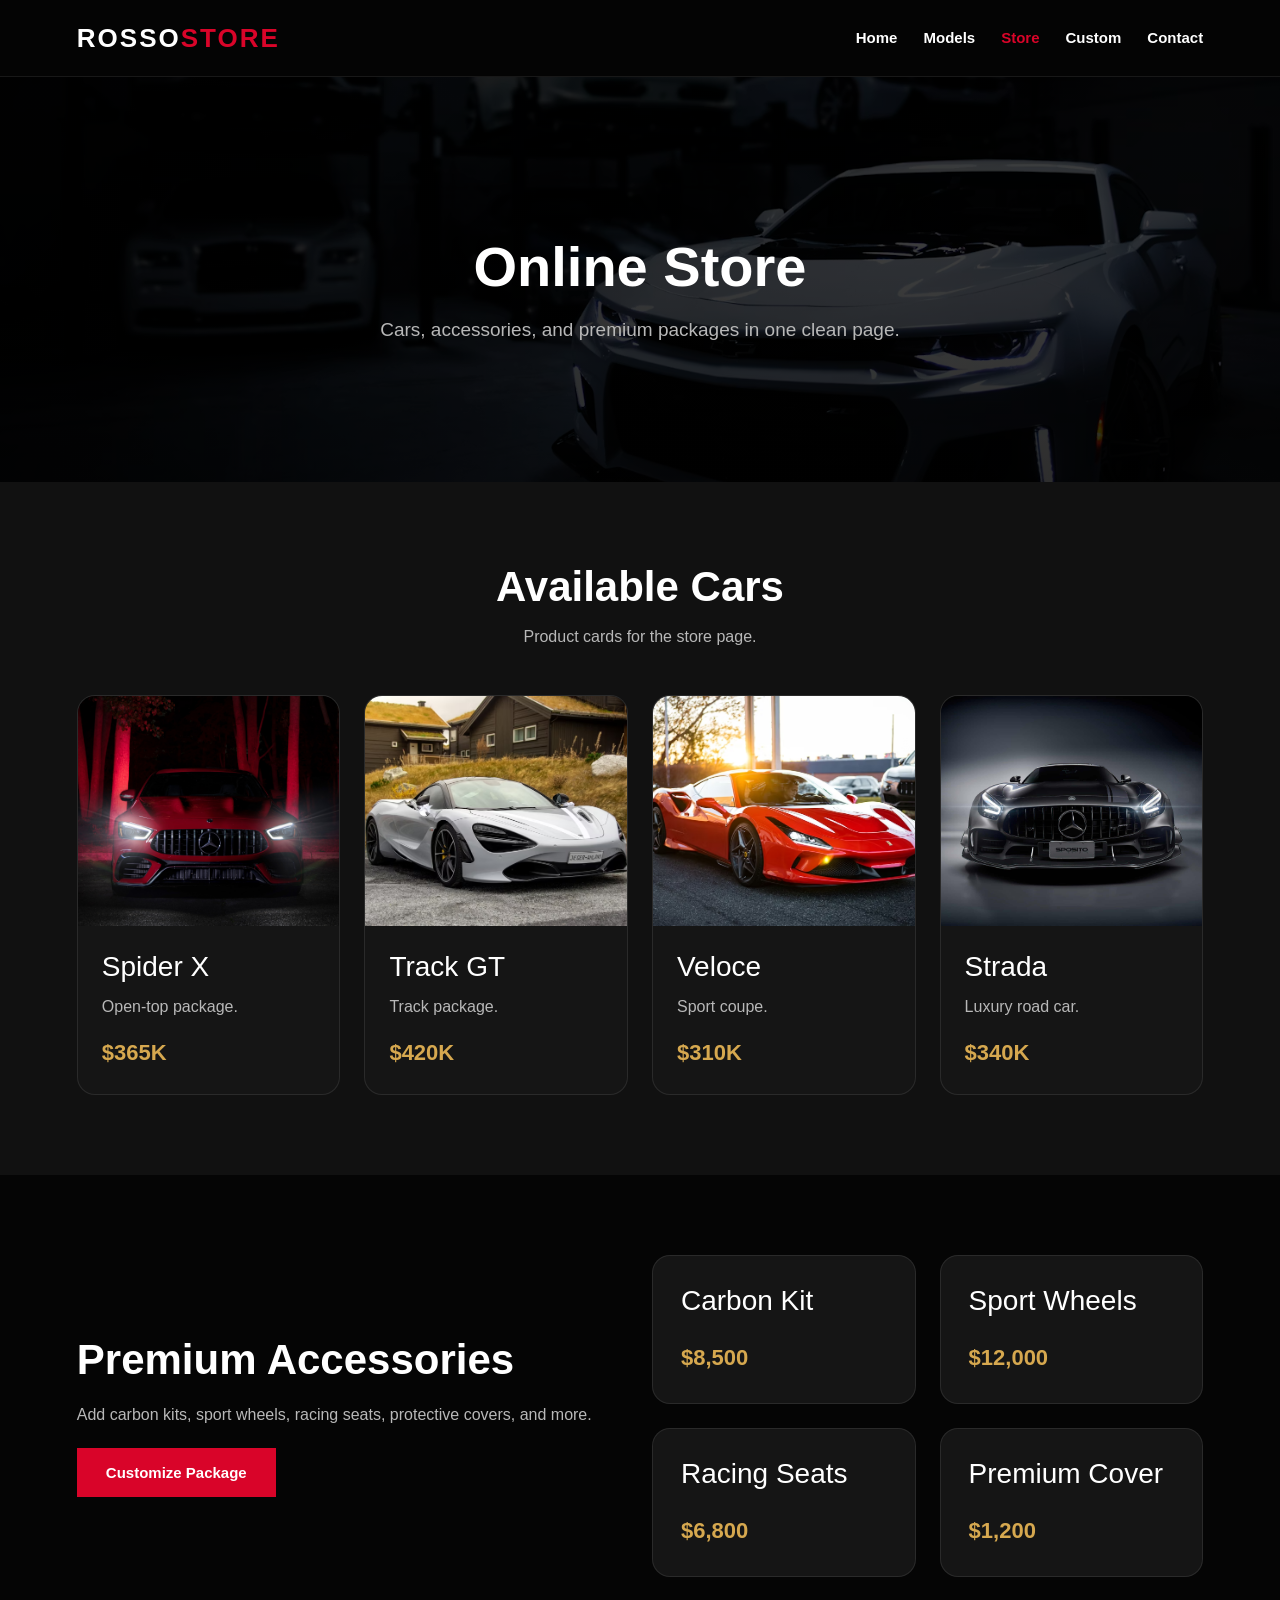
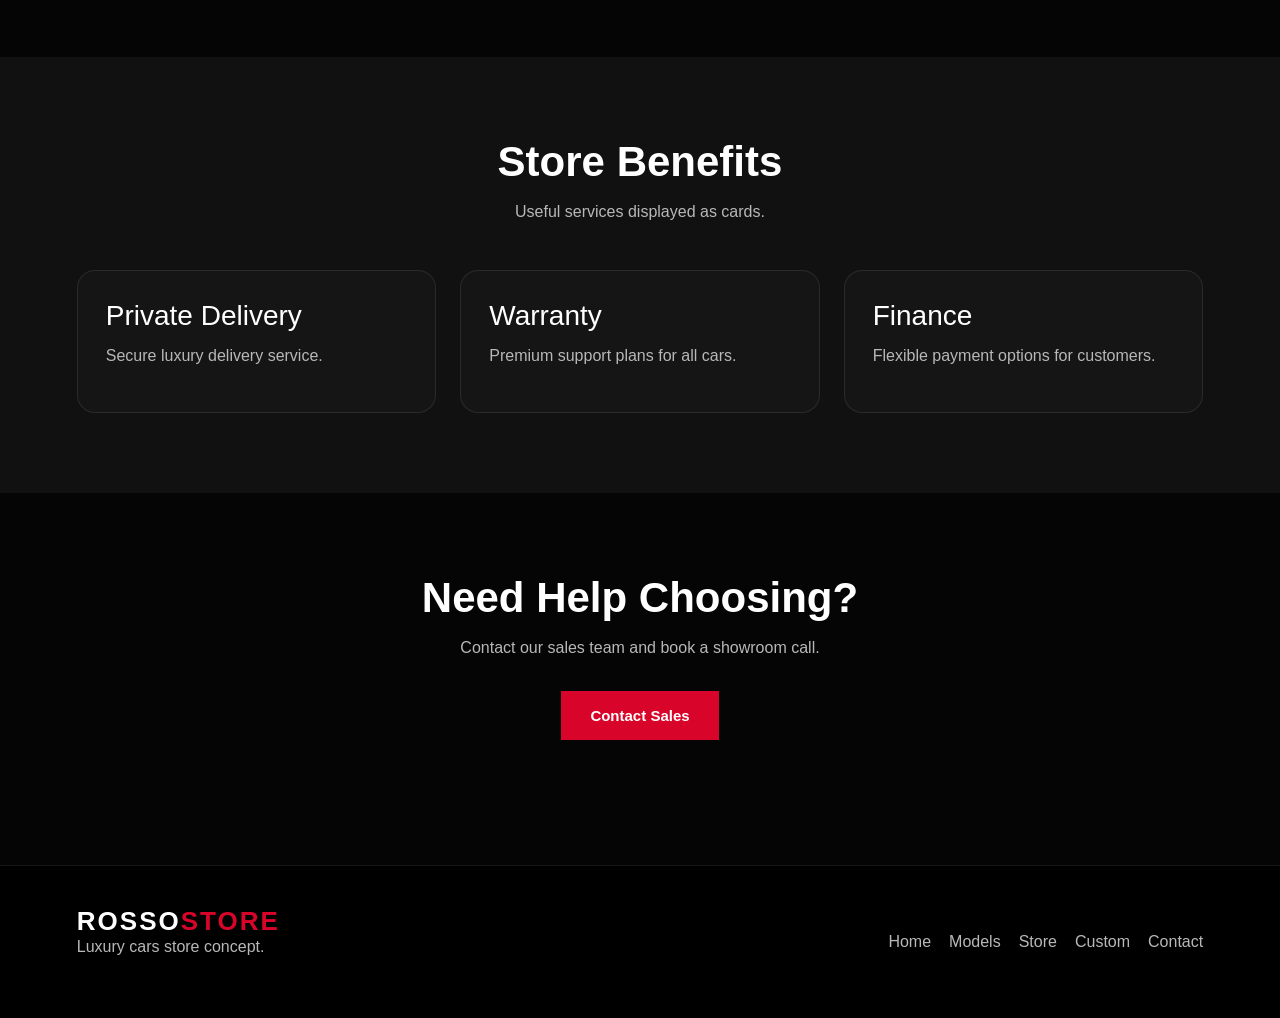
<file: store.html>
<!doctype html>
<html lang="en">
  <head>
    <meta charset="UTF-8" />
    <meta name="viewport" content="width=device-width, initial-scale=1.0" />
    <title>RossoStore | Store</title>
    <!-- bootstrap V-5.3.8 -->
    <link
      href="https://cdn.jsdelivr.net/npm/bootstrap@5.3.8/dist/css/bootstrap.min.css"
      rel="stylesheet"
      integrity="sha384-sRIl4kxILFvY47J16cr9ZwB07vP4J8+LH7qKQnuqkuIAvNWLzeN8tE5YBujZqJLB"
      crossorigin="anonymous"
    />
    <link rel="stylesheet" href="./style.css" />
  </head>
  <body>
    <!-- Navbar -->
    <nav class="header-nav">
      <div class="container">
        <div class="logo">ROSSO<span>STORE</span></div>
        <ul>
          <li>
            <a href="index.html">Home</a>
          </li>
          <li>
            <a href="models.html">Models</a>
          </li>
          <li>
            <a class="active" href="store.html">Store</a>
          </li>
          <li>
            <a href="custom.html">Custom</a>
          </li>
          <li>
            <a href="contact.html">Contact</a>
          </li>
        </ul>
      </div>
    </nav>

    <!-- Page Hero Section -->
    <section class="page-hero">
      <div class="container">
        <h1>Online Store</h1>
        <p>Cars, accessories, and premium packages in one clean page.</p>
      </div>
    </section>

    <!-- Available Cars Section -->
    <section class="section dark">
      <div class="container">
        <div class="section-head">
          <h2>Available Cars</h2>
          <p>Product cards for the store page.</p>
        </div>
        <div class="grid-4">
          <div class="product-card">
            <img
              src="./images/mercedes-amg-gt-coupe-5k-3840x2160-625.jpeg"
              alt="Car"
            />
            <div class="card-content">
              <h3>Spider X</h3>
              <p>Open-top package.</p>
              <div class="price">$365K</div>
            </div>
          </div>
          <div class="product-card">
            <img
              src="./images/white.mc.avif"
              alt="Car"
            />
            <div class="card-content">
              <h3>Track GT</h3>
              <p>Track package.</p>
              <div class="price">$420K</div>
            </div>
          </div>
          <div class="product-card">
            <img
              src="./images/ferrari.red.avif"
              alt="Car"
            />
            <div class="card-content">
              <h3>Veloce</h3>
              <p>Sport coupe.</p>
              <div class="price">$310K</div>
            </div>
          </div>
          <div class="product-card">
            <img
              src="./images/mercedess4.jpg"
              alt="Car"
            />
            <div class="card-content">
              <h3>Strada</h3>
              <p>Luxury road car.</p>
              <div class="price">$340K</div>
            </div>
          </div>
        </div>
      </div>
    </section>

    <!-- Accessories Section -->
    <section class="section">
      <div class="container grid-2">
        <div class="text-box">
          <h2>Premium Accessories</h2>
          <p>
            Add carbon kits, sport wheels, racing seats, protective covers, and more.
          </p>
          <a class="btn" href="custom.html">Customize Package</a>
        </div>
        <div class="grid-2">
          <div class="card info-card">
            <h3>Carbon Kit</h3>
            <div class="price">$8,500</div>
          </div>
          <div class="card info-card">
            <h3>Sport Wheels</h3>
            <div class="price">$12,000</div>
          </div>
          <div class="card info-card">
            <h3>Racing Seats</h3>
            <div class="price">$6,800</div>
          </div>
          <div class="card info-card">
            <h3>Premium Cover</h3>
            <div class="price">$1,200</div>
          </div>
        </div>
      </div>
    </section>

    <!-- Store Benefits Section -->
    <section class="section dark">
      <div class="container">
        <div class="section-head">
          <h2>Store Benefits</h2>
          <p>Useful services displayed as cards.</p>
        </div>
        <div class="grid-3">
          <div class="card info-card">
            <h3>Private Delivery</h3>
            <p>Secure luxury delivery service.</p>
          </div>
          <div class="card info-card">
            <h3>Warranty</h3>
            <p>Premium support plans for all cars.</p>
          </div>
          <div class="card info-card">
            <h3>Finance</h3>
            <p>Flexible payment options for customers.</p>
          </div>
        </div>
      </div>
    </section>

    <!-- Call To Action Section -->
    <section class="section">
      <div class="container">
        <div class="section-head">
          <h2>Need Help Choosing?</h2>
          <p>Contact our sales team and book a showroom call.</p>
          <div class="buttons center">
            <a class="btn" href="contact.html">Contact Sales</a>
          </div>
        </div>
      </div>
    </section>

    <!-- Footer -->
    <footer class="footer">
      <div class="container">
        <div>
          <h3 class="logo">ROSSO<span>STORE</span></h3>
          <p class="footer-text">Luxury cars store concept.</p>
        </div>
        <div class="footer-links">
          <a href="index.html">Home</a>
          <a href="models.html">Models</a>
          <a href="store.html">Store</a>
          <a href="custom.html">Custom</a>
          <a href="contact.html">Contact</a>
        </div>
      </div>
    </footer>
  </body>
</html>
</file>
<file: style.css>
/* Global */
:root {
  --main-color: #d90429;
  --second-color: #111;
  --dark-color: #050505;
  --light-color: #fff;
  --gray-color: #b8b8b8;
  --gold-color: #d6a84f;
  --section-padding: 80px 0;
  --transition: 0.3s;
  --container-width: 88%;
}

* {
  margin: 0;
  padding: 0;
  box-sizing: border-box;
}

html {
  scroll-behavior: smooth;
}

body {
  font-family: Arial, Helvetica, sans-serif;
  background: var(--dark-color);
  color: var(--light-color);
  line-height: 1.6;
}

a {
  color: inherit;
  text-decoration: none;
}

ul {
  list-style: none;
}

img {
  display: block;
  max-width: 100%;
}

/* Bootstrap Conflict Fix */
.container {
  width: var(--container-width);
  max-width: 1200px;
  margin: auto;
  padding-left: 0;
  padding-right: 0;
}

.badge {
  display: inline-block;
  background: var(--main-color);
  color: var(--light-color);
  padding: 8px 16px;
  border-radius: 30px;
  font-size: 14px;
  font-weight: 700;
  line-height: 1;
  width: fit-content;
}

.btn {
  display: inline-block;
  background: var(--main-color);
  color: var(--light-color);
  padding: 13px 28px;
  border: 1px solid var(--main-color);
  border-radius: 0;
  font-size: 15px;
  font-weight: 800;
  line-height: 1.4;
  text-align: center;
  text-decoration: none;
  transition: var(--transition);
  cursor: pointer;
}

.btn:hover {
  background: transparent;
  color: var(--main-color);
  border-color: var(--main-color);
}

.btn-outline {
  background: transparent;
  color: var(--light-color);
  border-color: var(--light-color);
}

.btn-outline:hover {
  background: var(--main-color);
  color: var(--light-color);
  border-color: var(--main-color);
}

.card {
  color: var(--light-color);
}

/* Navbar */
.header-nav {
  position: sticky;
  top: 0;
  z-index: 1000;
  background: rgba(5, 5, 5, 0.96);
  border-bottom: 1px solid rgba(255, 255, 255, 0.08);
}

.header-nav .container {
  min-height: 76px;
  display: flex;
  justify-content: space-between;
  align-items: center;
}

.logo {
  color: var(--light-color);
  font-size: 26px;
  font-weight: 800;
  letter-spacing: 2px;
  line-height: 1;
  margin: 0;
}

.logo span {
  color: var(--main-color);
}

.header-nav ul {
  display: flex;
  align-items: center;
  gap: 26px;
  margin: 0;
  padding: 0;
}

.header-nav ul li {
  margin: 0;
  padding: 0;
}

.header-nav ul li a {
  color: var(--light-color);
  font-size: 15px;
  font-weight: 600;
  line-height: 1;
  text-decoration: none;
  display: inline-block;
  transition: var(--transition);
}

.header-nav ul li a:hover,
.header-nav ul li a.active {
  color: var(--main-color);
}

/* Hero */
.hero,
.page-hero {
  min-height: 88vh;
  display: flex;
  align-items: center;
  background: linear-gradient(rgba(0, 0, 0, 0.72), rgba(0, 0, 0, 0.8)),
    url(./images/bursaa.avif) center / cover;
}

.page-hero {
  min-height: 45vh;
  text-align: center;
  background: linear-gradient(rgba(0, 0, 0, 0.72), rgba(0, 0, 0, 0.82)),
    url(./images/chivrolet.avif) center / cover;
}

.hero-content {
  max-width: 720px;
}

.hero h1,
.page-hero h1 {
  font-size: 70px;
  line-height: 1.05;
  margin: 24px 0 18px;
  font-weight: 900;
}

.page-hero h1 {
  font-size: 56px;
}

.hero p,
.page-hero p {
  color: var(--gray-color);
  font-size: 19px;
  max-width: 650px;
}

.page-hero p {
  margin: auto;
}

/* Buttons */
.buttons {
  display: flex;
  gap: 14px;
  margin-top: 30px;
  flex-wrap: wrap;
}

.buttons.center {
  justify-content: center;
}

/* Section */
.section {
  padding: var(--section-padding);
}

.section.dark {
  background: var(--second-color);
}

.section-head {
  text-align: center;
  max-width: 760px;
  margin: 0 auto 45px;
}

.section-head h2 {
  font-size: 42px;
  margin-bottom: 12px;
  font-weight: bold;
}

.section-head p {
  color: var(--gray-color);
}

/* Grid */
.grid-3,
.grid-4,
.grid-2 {
  display: grid;
  gap: 24px;
}

.grid-3 {
  grid-template-columns: repeat(3, 1fr);
}

.grid-4 {
  grid-template-columns: repeat(4, 1fr);
}

.grid-2 {
  grid-template-columns: repeat(2, 1fr);
  align-items: center;
}

/* Cards */
.card,
.car-card,
.product-card {
  background: #151515;
  color: var(--light-color);
  border: 1px solid rgba(255, 255, 255, 0.09);
  border-radius: 18px;
  overflow: hidden;
  transition: var(--transition);
}

.card:hover,
.car-card:hover,
.product-card:hover {
  transform: translateY(-7px);
  border-color: rgba(217, 4, 41, 0.75);
}

.car-card img,
.product-card img {
  width: 100%;
  height: 230px;
  object-fit: cover;
}

.card-content {
  padding: 24px;
}

.card-content h3,
.card h3 {
  margin-bottom: 10px;
}

.card-content p,
.card p {
  color: var(--gray-color);
}

.price {
  color: var(--gold-color);
  font-size: 22px;
  font-weight: 900;
  margin-top: 12px;
}

.info-card {
  padding: 28px;
  min-height: 100%;
}

.stat-number {
  color: var(--main-color);
  font-size: 42px;
  font-weight: 900;
}

/* Cars Store Section */
.cars-store-section {
  overflow: hidden;
}

/* Cars Slider Section */
.cars-store-section .cars-slider-item {
  height: 100vh;
  position: relative;
}

.cars-store-section .cars-slider-item img {
  width: 100%;
  height: 100%;
  object-fit: cover;
}

.cars-store-section .cars-slider-layer {
  background-color: rgba(0, 0, 0, 0.45);
  position: absolute;
  top: 0;
  bottom: 0;
  left: 0;
  right: 0;
}

.cars-store-section .cars-slider-text {
  width: 75%;
  color: white;
  font-size: 48px;
  font-weight: 300;
  text-align: center;
  position: absolute;
  top: 50%;
  left: 50%;
  z-index: 2;
  transform: translate(-50%, -50%);
}

.cars-store-section .cars-slider .carousel-indicators {
  margin-bottom: 30px;
}

.cars-store-section .cars-slider .carousel-indicators button {
  width: 10px !important;
  height: 10px !important;
  border-radius: 50%;
}

.cars-store-section .cars-slider .carousel-control-prev,
.cars-store-section .cars-slider .carousel-control-next {
  width: 8%;
}

.cars-store-section .cars-slider .carousel-control-next-icon,
.cars-store-section .cars-slider .carousel-control-prev-icon {
  width: 55px;
  height: 55px;
  background-size: cover;
}

/* Cars Gallery Section */
.cars-store-section .cars-gallery-section {
  padding: 60px 0;
  background: var(--dark-color);
}

.cars-store-section .cars-gallery-main-text {
  width: 66.666%;
  margin: 0 auto 50px;
  color: var(--gray-color);
  font-size: 48px;
}

.cars-store-section .cars-gallery-main-text span {
  color: var(--light-color);
}

.cars-store-section .cars-gallery-img,
.cars-store-section .cars-gallery-content {
  width: 33.333%;
}

.cars-store-section .cars-gallery-img {
  height: 405px;
  object-fit: cover;
}

.cars-store-section .cars-gallery-content {
  min-height: 405px;
  padding: 48px;
  background: #151515;
  color: var(--light-color);
}

.cars-store-section .cars-gallery-content p {
  color: var(--gray-color);
}

.cars-store-section .cars-gallery-content a {
  color: var(--light-color) !important;
  border-bottom: 2px solid var(--main-color);
  padding-bottom: 4px;
  transition: var(--transition);
}

.cars-store-section .cars-gallery-content a:hover {
  color: var(--main-color) !important;
}

/* Content */
.image-box img {
  width: 100%;
  height: 360px;
  border-radius: 22px;
  object-fit: cover;
}

.text-box {
  padding-top: 0;
}

.text-box h2 {
  font-size: 42px;
  font-weight: 900;
  line-height: 1.15;
  margin: 0 0 18px;
}

.text-box p {
  color: var(--gray-color);
  margin-bottom: 20px;
}

.feature-list {
  display: grid;
  gap: 14px;
  margin-top: 22px;
  padding-left: 0;
}

.feature-list li {
  background: #151515;
  padding: 16px;
  border-left: 4px solid var(--main-color);
}
span{
  color: #d90429;
}

/* Table */
.table-wrapper {
  overflow-x: auto;
}

table {
  width: 100%;
  min-width: 680px;
  background: #151515;
  border-collapse: collapse;
}

table th,
table td {
  padding: 18px;
  border: 1px solid rgba(255, 255, 255, 0.09);
  text-align: left;
}

table th {
  background: var(--main-color);
}

/* Form */
form {
  display: grid;
  gap: 16px;
}

.form-2 {
  grid-template-columns: repeat(2, 1fr);
}

.form-3 {
  grid-template-columns: repeat(3, 1fr);
}

input,
select,
textarea {
  width: 100%;
  background: #101010;
  color: var(--light-color);
  padding: 15px;
  border: 1px solid rgba(255, 255, 255, 0.18);
  outline: none;
  font-size: 15px;
}

textarea,
.full {
  grid-column: 1 / -1;
}

/* Footer */
.footer {
  background: #000;
  padding: 42px 0;
  border-top: 1px solid rgba(255, 255, 255, 0.09);
}

.footer .container {
  display: flex;
  justify-content: space-between;
  align-items: center;
  gap: 20px;
  flex-wrap: wrap;
}

.footer-text {
  color: var(--gray-color);
}

.footer-links {
  display: flex;
  gap: 18px;
  flex-wrap: wrap;
}

.footer a {
  color: var(--gray-color);
  transition: var(--transition);
}

.footer a:hover {
  color: var(--main-color);
}

/* Responsive */
@media (max-width: 992px) {
  .grid-4 {
    grid-template-columns: repeat(2, 1fr);
  }

  .grid-3 {
    grid-template-columns: repeat(2, 1fr);
  }

  .grid-2 {
    grid-template-columns: 1fr;
  }

  .hero h1 {
    font-size: 54px;
  }

  .page-hero h1 {
    font-size: 44px;
  }

  .cars-store-section .cars-slider-text {
    font-size: 35px;
  }

  .cars-store-section .cars-gallery-main-text {
    width: 80%;
    font-size: 35px;
  }

  .cars-store-section .cars-gallery-img,
  .cars-store-section .cars-gallery-content {
    width: 50%;
  }
}

@media (max-width: 768px) {
  :root {
    --container-width: 92%;
    --section-padding: 60px 0;
  }

  .header-nav .container {
    min-height: auto;
    padding: 18px 0;
    flex-direction: column;
    gap: 16px;
  }

  .header-nav ul {
    width: 100%;
    justify-content: center;
    flex-wrap: wrap;
    gap: 12px 18px;
  }

  .header-nav ul li a {
    font-size: 15px;
  }

  .hero {
    min-height: 76vh;
    text-align: center;
  }

  .hero-content,
  .hero p {
    margin: auto;
  }

  .buttons {
    justify-content: center;
  }

  .hero h1 {
    font-size: 42px;
  }

  .page-hero h1 {
    font-size: 36px;
  }

  .hero p,
  .page-hero p {
    font-size: 16px;
  }

  .section-head h2,
  .text-box h2 {
    font-size: 32px;
  }

  .grid-3,
  .grid-4 {
    grid-template-columns: 1fr;
  }

  .form-2,
  .form-3 {
    grid-template-columns: 1fr;
  }

  .car-card img,
  .product-card img {
    height: 200px;
  }

  .cars-store-section .cars-slider-item {
    height: 70vh;
  }

  .cars-store-section .cars-slider-text {
    width: 85%;
    font-size: 28px;
  }

  .cars-store-section .cars-slider .carousel-control-next-icon,
  .cars-store-section .cars-slider .carousel-control-prev-icon {
    width: 42px;
    height: 42px;
  }

  .cars-store-section .cars-gallery-main-text {
    width: 90%;
    font-size: 28px;
  }

  .cars-store-section .cars-gallery-img,
  .cars-store-section .cars-gallery-content {
    width: 100%;
  }

  .cars-store-section .cars-gallery-content {
    padding: 35px 25px;
  }

  .footer .container {
    justify-content: center;
    text-align: center;
  }

  .footer-links {
    justify-content: center;
  }
}

@media (max-width: 480px) {
  .logo {
    font-size: 22px;
  }

  .header-nav ul {
    gap: 10px 14px;
  }

  .header-nav ul li a {
    font-size: 14px;
  }

  .hero h1 {
    font-size: 34px;
  }

  .btn {
    width: 100%;
  }

  .image-box img {
    min-height: 260px;
  }

  .cars-store-section .cars-slider-text {
    font-size: 23px;
  }
}
</file>
